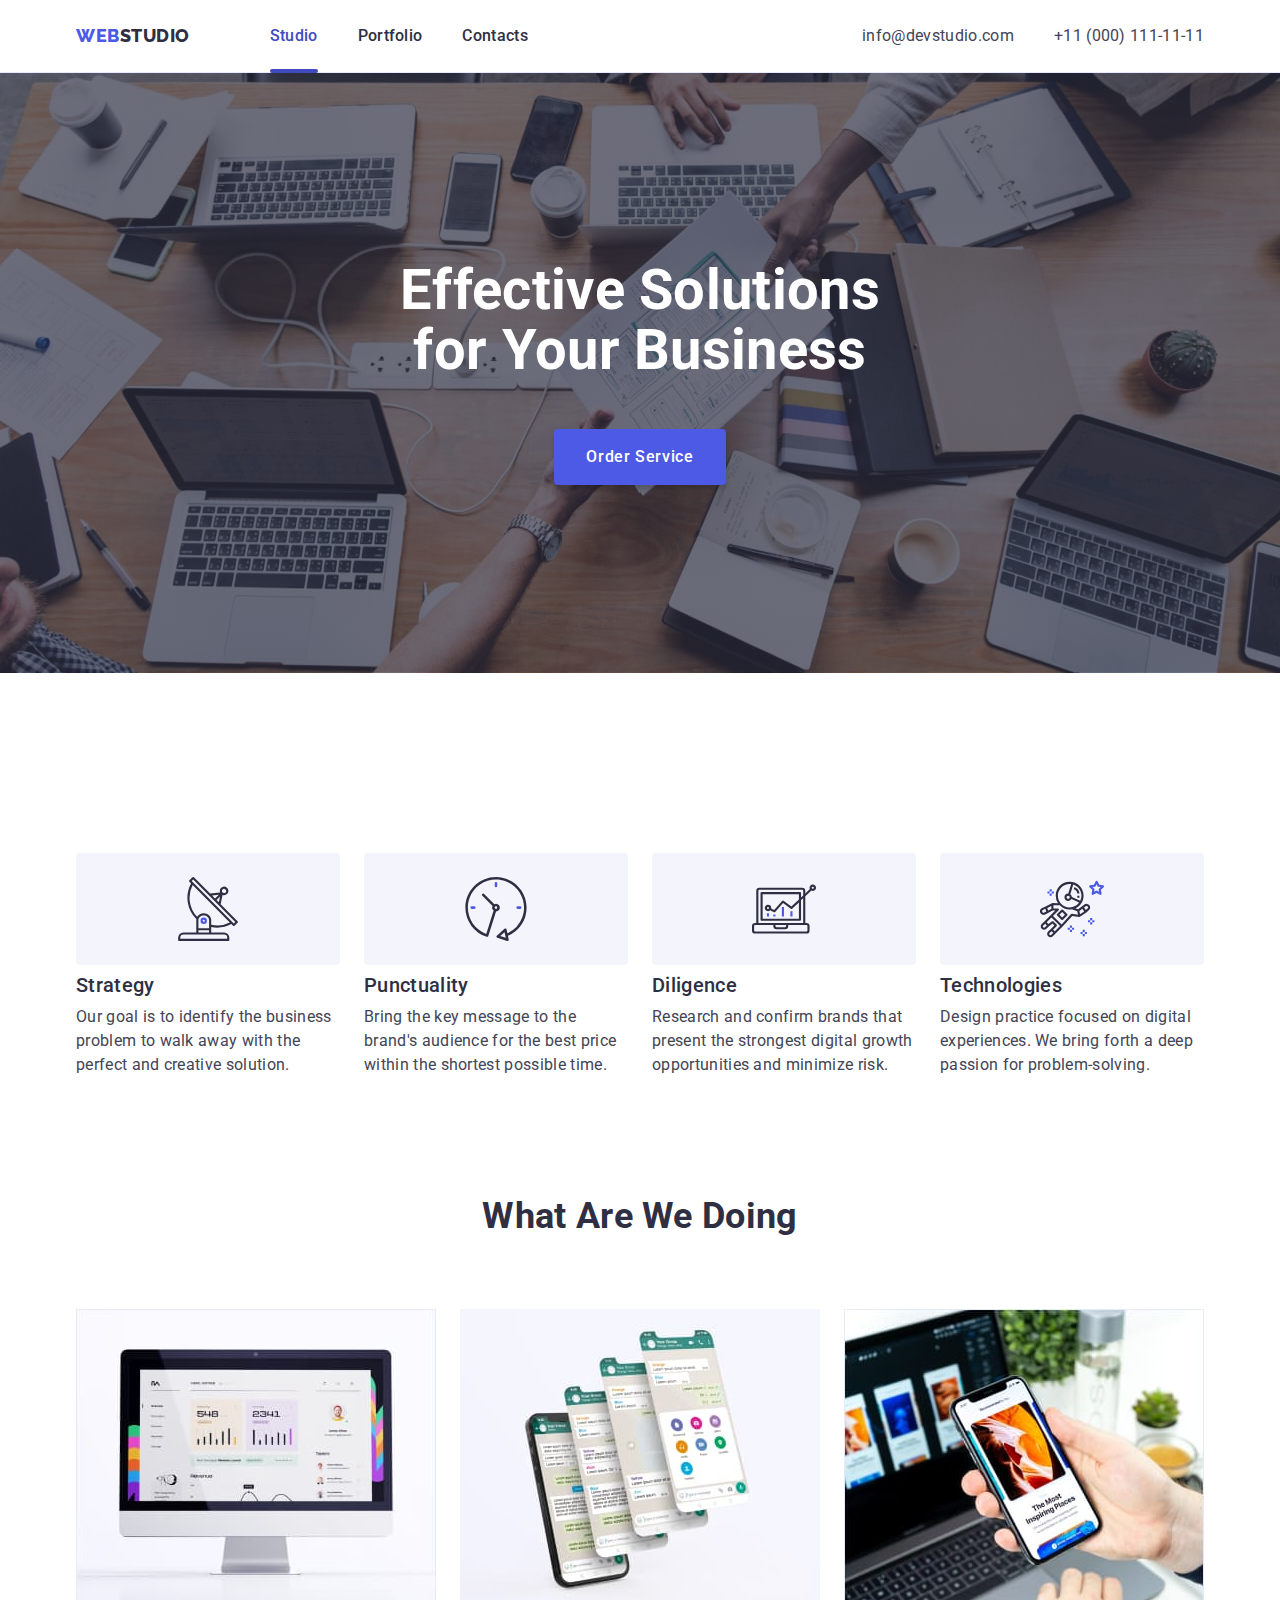
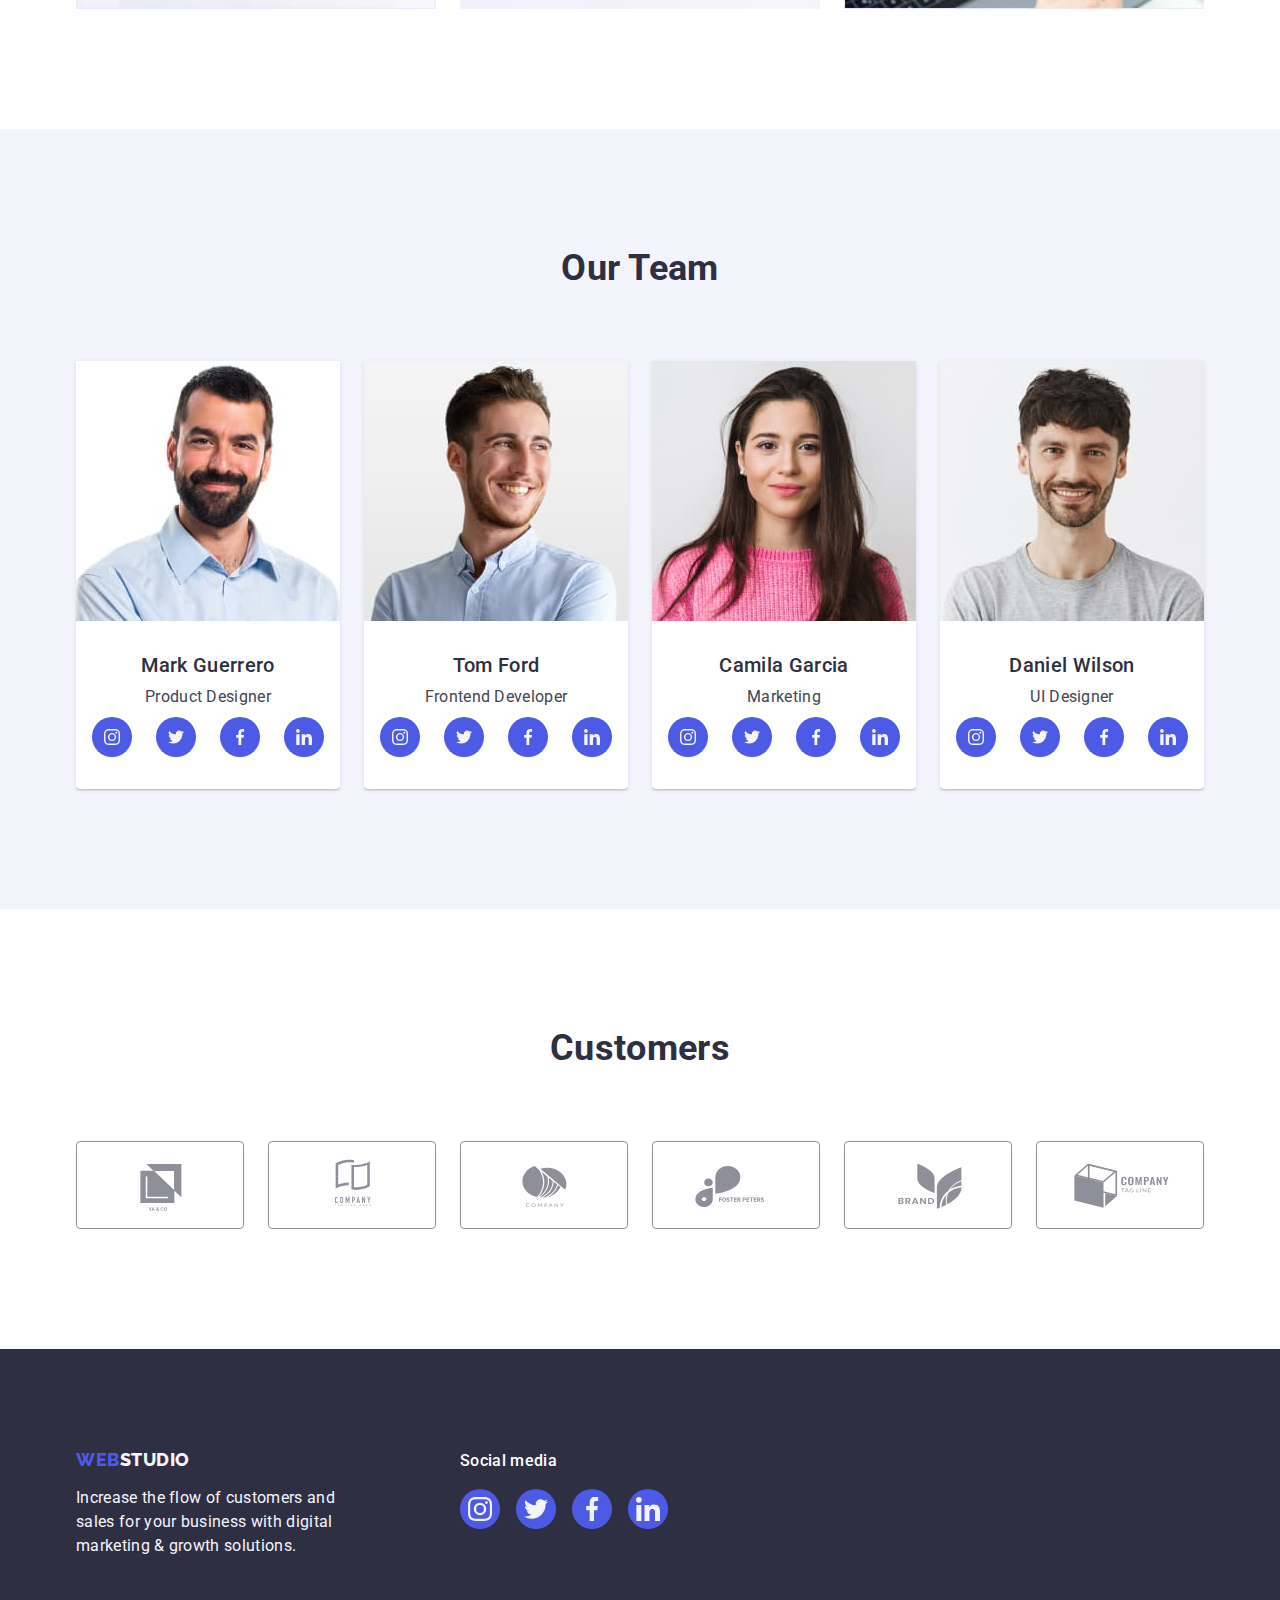
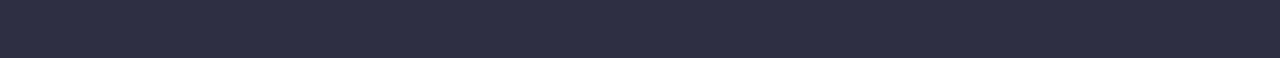
<file: index.html>
<!DOCTYPE html>
<html lang="en">
  <head>
    <meta charset="UTF-8" />
    <meta name="viewport" content="width=device-width, initial-scale=1.0" />
    <meta name="description" content="Web design studio" />
    <title>Web Studio</title>
    <link rel="preconnect" href="https://fonts.googleapis.com" />
    <link rel="preconnect" href="https://fonts.gstatic.com" crossorigin />
    <link
      href="https://fonts.googleapis.com/css2?family=Raleway:wght@800&family=Roboto:wght@400;500;700&display=swap"
      rel="stylesheet"
    />
    <link
      rel="stylesheet"
      href="https://cdn.jsdelivr.net/npm/modern-normalize@2.0.0/modern-normalize.min.css"
    />
    <link rel="stylesheet" href="./css/styles.css" />
  </head>
  <body>
    <!-- HEADER -->
    <header class="page-header">
      <div class="container page-header-container">
        <nav class="header-nav">
          <a class="logotype link" href="./index.html">
            Web<span class="header-logo-color">Studio</span>
          </a>
          <ul class="nav-menu list">
            <li class="nav-menu-item">
              <a class="nav-menu-link link current" href="./index.html"
                >Studio</a
              >
            </li>
            <li class="nav-menu-item">
              <a class="nav-menu-link link" href="./portfolio.html"
                >Portfolio</a
              >
            </li>
            <li class="nav-menu-item">
              <a class="nav-menu-link link" href="">Contacts</a>
            </li>
          </ul>
        </nav>
        <address class="contacts">
          <ul class="contacts-list list">
            <li>
              <a class="contacts-link link" href="mailto:info@devstudio.com"
                >info@devstudio.com</a
              >
            </li>
            <li>
              <a class="contacts-link link" href="tel:+110001111111"
                >+11 (000) 111-11-11</a
              >
            </li>
          </ul>
        </address>
      </div>
    </header>

    <main>
      <!-- HERO -->
      <section class="hero">
        <div class="container hero-container">
          <h1 class="hero-title">Effective Solutions for Your Business</h1>
          <button class="hero-btn" type="button" data-modal-open>
            Order Service
          </button>
        </div>
      </section>
      <!-- BENEFITS -->
      <section class="benefits section">
        <div class="container">
          <h2 class="section-title visually-hidden">Our benefits</h2>
          <ul class="benefits-list list">
            <li class="benefits-list-item">
              <div class="benefits-icon-conteiner">
                <svg
                  class="benefits-icon"
                  width="64"
                  height="64"
                  aria-label="antenna icon"
                >
                  <use href="./images/icons.svg#icon-antenna"></use>
                </svg>
              </div>
              <h3 class="benefits-list-title">Strategy</h3>
              <p class="benefits-text">
                Our goal is to identify the business problem to walk away with
                the perfect and creative solution.
              </p>
            </li>
            <li class="benefits-list-item">
              <div class="benefits-icon-conteiner">
                <svg
                  class="benefits-icon"
                  width="64"
                  height="64"
                  aria-label="antenna icon"
                >
                  <use href="./images/icons.svg#icon-clock"></use>
                </svg>
              </div>
              <h3 class="benefits-list-title">Punctuality</h3>
              <p class="benefits-text">
                Bring the key message to the brand's audience for the best price
                within the shortest possible time.
              </p>
            </li>
            <li class="benefits-list-item">
              <div class="benefits-icon-conteiner">
                <svg
                  class="benefits-icon"
                  width="64"
                  height="64"
                  aria-label="antenna icon"
                >
                  <use href="./images/icons.svg#icon-diagram"></use>
                </svg>
              </div>
              <h3 class="benefits-list-title">Diligence</h3>
              <p class="benefits-text">
                Research and confirm brands that present the strongest digital
                growth opportunities and minimize risk.
              </p>
            </li>
            <li class="benefits-list-item">
              <div class="benefits-icon-conteiner">
                <svg
                  class="benefits-icon"
                  width="64"
                  height="64"
                  aria-label="antenna icon"
                >
                  <use href="./images/icons.svg#icon-astronaut"></use>
                </svg>
              </div>
              <h3 class="benefits-list-title">Technologies</h3>
              <p class="benefits-text">
                Design practice focused on digital experiences. We bring forth a
                deep passion for problem-solving.
              </p>
            </li>
          </ul>
        </div>
      </section>
      <!-- WHAT ARE WE DOING -->
      <section class="what-doing section">
        <div class="container">
          <h2 class="section-title">What are we doing</h2>
          <ul class="what-doing-list list">
            <li class="what-doing-list-item">
              <img
                src="./images/what-do/whatdo1.jpg"
                alt="monitor"
                width="360"
                height="300"
              />
            </li>
            <li class="what-doing-list-item">
              <img
                src="./images/what-do/whatdo2.jpg"
                alt="mobile phone"
                width="360"
                height="300"
              />
            </li>
            <li class="what-doing-list-item">
              <img
                src="./images/what-do/whatdo3.jpg"
                alt="laptop and mobile"
                width="360"
                height="300"
              />
            </li>
          </ul>
        </div>
      </section>
      <!-- OUR TEAM -->
      <section class="our-team section">
        <div class="container">
          <h2 class="section-title">Our Team</h2>
          <ul class="team-list list">
            <li class="team-list-item">
              <img
                src="./images/our-team/mark-guerrero.jpg"
                alt="man Mark Guerrero"
                width="264"
                height="260"
              />
              <div class="member-container">
                <h3 class="team-member-name">Mark Guerrero</h3>
                <p class="team-position">Product Designer</p>
                <ul class="team-social-list list">
                  <li class="team-social-item">
                    <a href="" class="team-social-link link">
                      <svg
                        class="team-social-icon"
                        width="16"
                        height="16"
                        aria-label="instagram logotype"
                      >
                        <use href="./images/icons.svg#icon-instagram"></use>
                      </svg>
                    </a>
                  </li>
                  <li class="team-social-item">
                    <a href="" class="team-social-link link">
                      <svg
                        class="team-social-icon"
                        width="16"
                        height="16"
                        aria-label="instagram logotype"
                      >
                        <use href="./images/icons.svg#icon-twitter"></use>
                      </svg>
                    </a>
                  </li>
                  <li class="team-social-item">
                    <a href="" class="team-social-link link">
                      <svg
                        class="team-social-icon"
                        width="16"
                        height="16"
                        aria-label="instagram logotype"
                      >
                        <use href="./images/icons.svg#icon-facebook"></use>
                      </svg>
                    </a>
                  </li>
                  <li class="team-social-item">
                    <a href="" class="team-social-link link">
                      <svg
                        class="team-social-icon"
                        width="16"
                        height="16"
                        aria-label="instagram logotype"
                      >
                        <use href="./images/icons.svg#icon-linkedin"></use>
                      </svg>
                    </a>
                  </li>
                </ul>
              </div>
            </li>
            <li class="team-list-item">
              <img
                src="./images/our-team/tom-ford.jpg"
                alt="man Tom Ford"
                width="264"
                height="260"
              />
              <div class="member-container">
                <h3 class="team-member-name">Tom Ford</h3>
                <p class="team-position">Frontend Developer</p>
                <ul class="team-social-list list">
                  <li class="team-social-item">
                    <a href="" class="team-social-link link">
                      <svg
                        class="team-social-icon"
                        width="16"
                        height="16"
                        aria-label="instagram logotype"
                      >
                        <use href="./images/icons.svg#icon-instagram"></use>
                      </svg>
                    </a>
                  </li>
                  <li class="team-social-item">
                    <a href="" class="team-social-link link">
                      <svg
                        class="team-social-icon"
                        width="16"
                        height="16"
                        aria-label="instagram logotype"
                      >
                        <use href="./images/icons.svg#icon-twitter"></use>
                      </svg>
                    </a>
                  </li>
                  <li class="team-social-item">
                    <a href="" class="team-social-link link">
                      <svg
                        class="team-social-icon"
                        width="16"
                        height="16"
                        aria-label="instagram logotype"
                      >
                        <use href="./images/icons.svg#icon-facebook"></use>
                      </svg>
                    </a>
                  </li>
                  <li class="team-social-item">
                    <a href="" class="team-social-link link">
                      <svg
                        class="team-social-icon"
                        width="16"
                        height="16"
                        aria-label="instagram logotype"
                      >
                        <use href="./images/icons.svg#icon-linkedin"></use>
                      </svg>
                    </a>
                  </li>
                </ul>
              </div>
            </li>
            <li class="team-list-item">
              <img
                src="./images/our-team/camila-garcia.jpg"
                alt="woman Camila Garcia"
                width="264"
                height="260"
              />
              <div class="member-container">
                <h3 class="team-member-name">Camila Garcia</h3>
                <p class="team-position">Marketing</p>
                <ul class="team-social-list list">
                  <li class="team-social-item">
                    <a href="" class="team-social-link link">
                      <svg
                        class="team-social-icon"
                        width="16"
                        height="16"
                        aria-label="instagram logotype"
                      >
                        <use href="./images/icons.svg#icon-instagram"></use>
                      </svg>
                    </a>
                  </li>
                  <li class="team-social-item">
                    <a href="" class="team-social-link link">
                      <svg
                        class="team-social-icon"
                        width="16"
                        height="16"
                        aria-label="instagram logotype"
                      >
                        <use href="./images/icons.svg#icon-twitter"></use>
                      </svg>
                    </a>
                  </li>
                  <li class="team-social-item">
                    <a href="" class="team-social-link link">
                      <svg
                        class="team-social-icon"
                        width="16"
                        height="16"
                        aria-label="instagram logotype"
                      >
                        <use href="./images/icons.svg#icon-facebook"></use>
                      </svg>
                    </a>
                  </li>
                  <li class="team-social-item">
                    <a href="" class="team-social-link link">
                      <svg
                        class="team-social-icon"
                        width="16"
                        height="16"
                        aria-label="instagram logotype"
                      >
                        <use href="./images/icons.svg#icon-linkedin"></use>
                      </svg>
                    </a>
                  </li>
                </ul>
              </div>
            </li>
            <li class="team-list-item">
              <img
                src="./images/our-team/daniel-wilson.jpg"
                alt="man Daniel Wilson"
                width="264"
                height="260"
              />
              <div class="member-container">
                <h3 class="team-member-name">Daniel Wilson</h3>
                <p class="team-position">UI Designer</p>
                <ul class="team-social-list list">
                  <li class="team-social-item">
                    <a href="" class="team-social-link link">
                      <svg
                        class="team-social-icon"
                        width="16"
                        height="16"
                        aria-label="instagram logotype"
                      >
                        <use href="./images/icons.svg#icon-instagram"></use>
                      </svg>
                    </a>
                  </li>
                  <li class="team-social-item">
                    <a href="" class="team-social-link link">
                      <svg
                        class="team-social-icon"
                        width="16"
                        height="16"
                        aria-label="instagram logotype"
                      >
                        <use href="./images/icons.svg#icon-twitter"></use>
                      </svg>
                    </a>
                  </li>
                  <li class="team-social-item">
                    <a href="" class="team-social-link link">
                      <svg
                        class="team-social-icon"
                        width="16"
                        height="16"
                        aria-label="instagram logotype"
                      >
                        <use href="./images/icons.svg#icon-facebook"></use>
                      </svg>
                    </a>
                  </li>
                  <li class="team-social-item">
                    <a href="" class="team-social-link link">
                      <svg
                        class="team-social-icon"
                        width="16"
                        height="16"
                        aria-label="instagram logotype"
                      >
                        <use href="./images/icons.svg#icon-linkedin"></use>
                      </svg>
                    </a>
                  </li>
                </ul>
              </div>
            </li>
          </ul>
        </div>
      </section>
      <!-- CUSTOMERS -->
      <section class="customers section">
        <div class="container">
          <h2 class="section-title">Customers</h2>
          <ul class="customers-menu list">
            <li class="customers-item">
              <a href="" class="customers-link link">
                <svg
                  class="customers-logo"
                  width="104"
                  height="56"
                  aria-label="ya&co company`s logotype"
                >
                  <use href="./images/icons.svg#icon-ya-and-co"></use>
                </svg>
              </a>
            </li>
            <li class="customers-item">
              <a href="" class="customers-link link">
                <svg
                  class="customers-logo"
                  width="104"
                  height="56"
                  aria-label="ya&co company`s logotype"
                >
                  <use href="./images/icons.svg#icon-tagline-here"></use>
                </svg>
              </a>
            </li>
            <li class="customers-item">
              <a href="" class="customers-link link">
                <svg
                  class="customers-logo"
                  width="104"
                  height="56"
                  aria-label="ya&co company`s logotype"
                >
                  <use href="./images/icons.svg#icon-company"></use>
                </svg>
              </a>
            </li>
            <li class="customers-item">
              <a href="" class="customers-link link">
                <svg
                  class="customers-logo"
                  width="104"
                  height="56"
                  aria-label="ya&co company`s logotype"
                >
                  <use href="./images/icons.svg#icon-foster-peters"></use>
                </svg>
              </a>
            </li>
            <li class="customers-item">
              <a href="" class="customers-link link">
                <svg
                  class="customers-logo"
                  width="104"
                  height="56"
                  aria-label="ya&co company`s logotype"
                >
                  <use href="./images/icons.svg#icon-brand"></use>
                </svg>
              </a>
            </li>
            <li class="customers-item">
              <a href="" class="customers-link link">
                <svg
                  class="customers-logo"
                  width="104"
                  height="56"
                  aria-label="ya&co company`s logotype"
                >
                  <use href="./images/icons.svg#icon-tag-line"></use>
                </svg>
              </a>
            </li>
          </ul>
        </div>
      </section>
    </main>
    <!-- FOOTER -->
    <footer class="page-footer">
      <div class="footer-container container">
        <div class="footer-info-conteiner">
          <a class="logotype link footer-logo" href="./index.html">
            Web<span class="footer-logo-color">Studio</span>
          </a>
          <p class="footer-text">
            Increase the flow of customers and sales for your business with
            digital marketing & growth solutions.
          </p>
        </div>
        <div class="footer-social-media-conteiner">
          <p class="footer-social-title">Social media</p>
          <ul class="footer-social-list list">
            <li class="footer-social-item">
              <a href="" class="footer-social-link">
                <svg
                  class="footer-social-icon"
                  width="24"
                  height="24"
                  aria-label="instagram logotype"
                >
                  <use href="./images/icons.svg#icon-instagram"></use>
                </svg>
              </a>
            </li>
            <li class="footer-social-item">
              <a href="" class="footer-social-link">
                <svg
                  class="footer-social-icon"
                  width="24"
                  height="24"
                  aria-label="instagram logotype"
                >
                  <use href="./images/icons.svg#icon-twitter"></use>
                </svg>
              </a>
            </li>
            <li class="footer-social-item">
              <a href="" class="footer-social-link">
                <svg
                  class="footer-social-icon"
                  width="24"
                  height="24"
                  aria-label="instagram logotype"
                >
                  <use href="./images/icons.svg#icon-facebook"></use>
                </svg>
              </a>
            </li>
            <li class="footer-social-item">
              <a href="" class="footer-social-link">
                <svg
                  class="footer-social-icon"
                  width="24"
                  height="24"
                  aria-label="instagram logotype"
                >
                  <use href="./images/icons.svg#icon-linkedin"></use>
                </svg>
              </a>
            </li>
          </ul>
        </div>
      </div>
    </footer>

    <!-- BACKDROP WITH MODAL WINDOW -->
    <div class="backdrop is-hidden" data-modal>
      <div class="modal">
        <button type="button" class="close-btn" data-modal-close>
          <svg
            class="close-btn-icon"
            width="8"
            height="8"
            aria-label="Modal window close icon"
          >
            <use href="./images/icons.svg#icon-clouse"></use>
          </svg>
        </button>
      </div>
    </div>

    <script src="./js/modal.js"></script>
  </body>
</html>
</file>
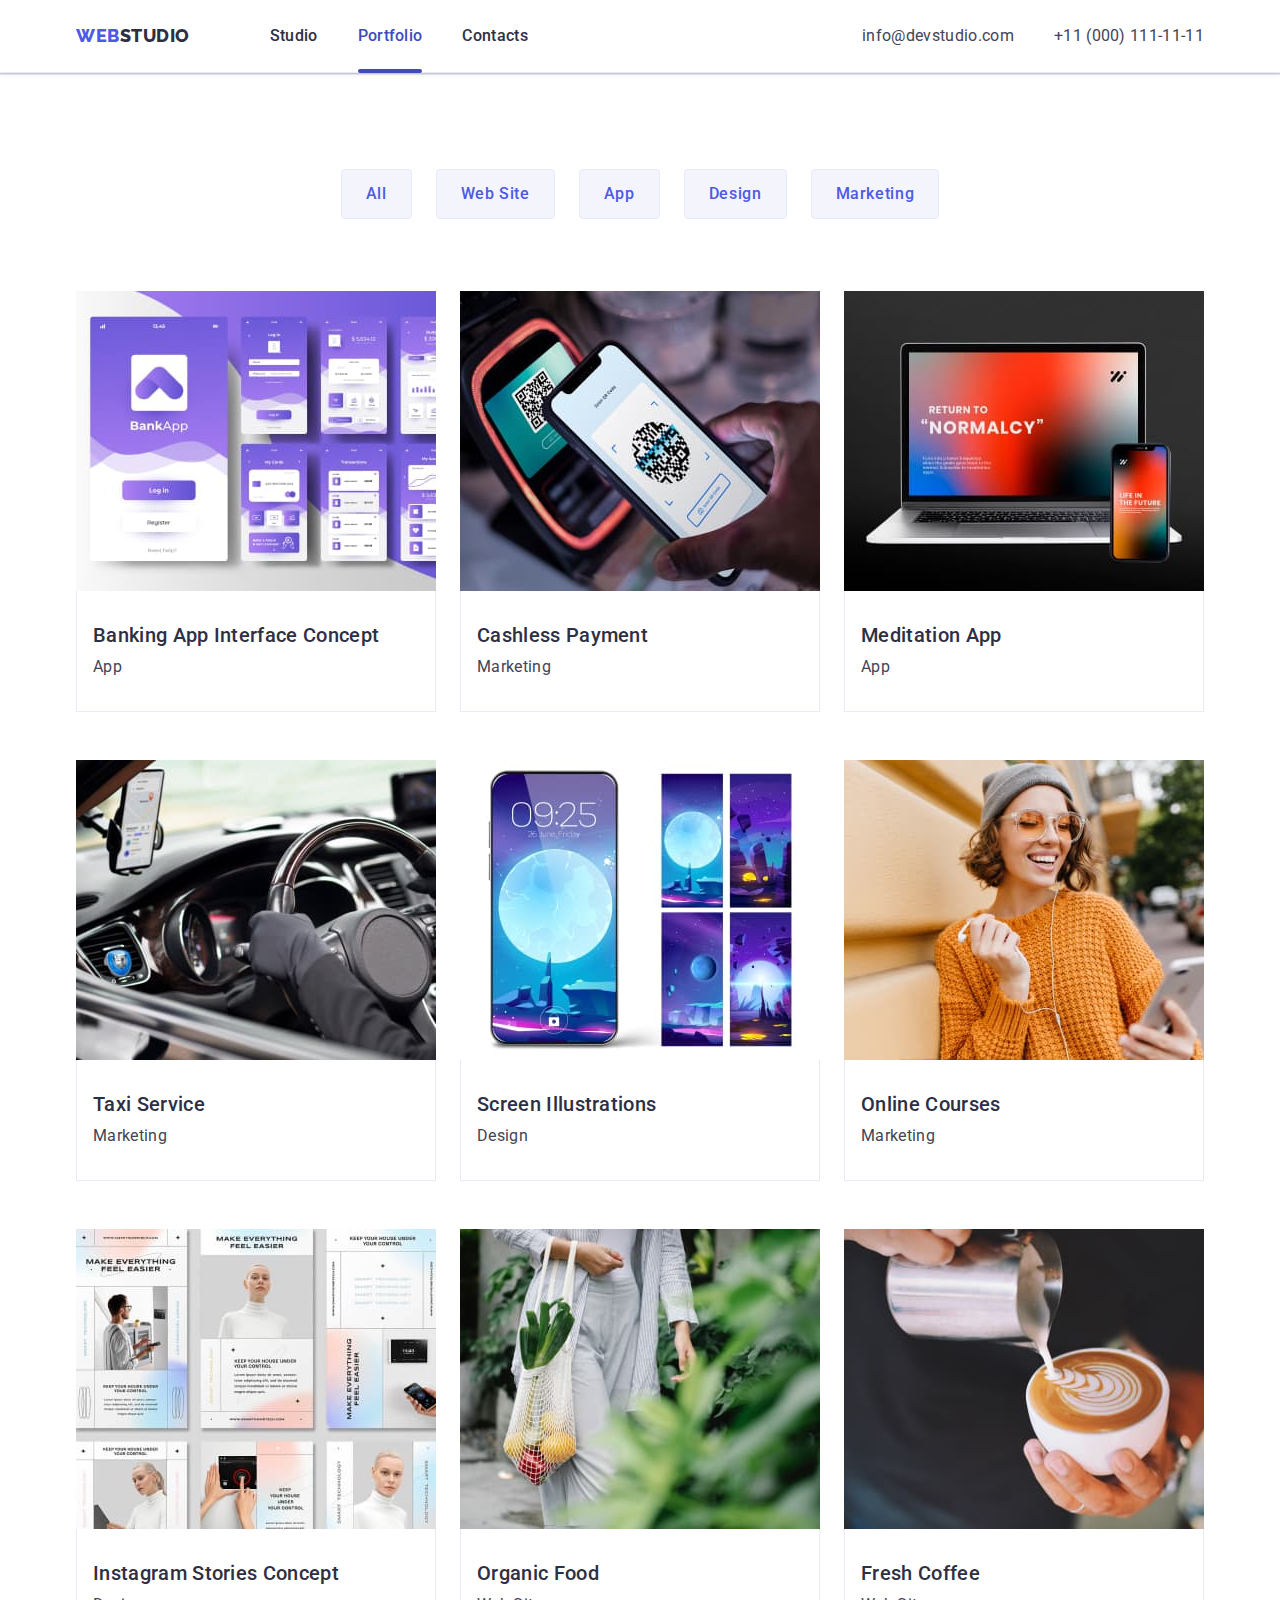
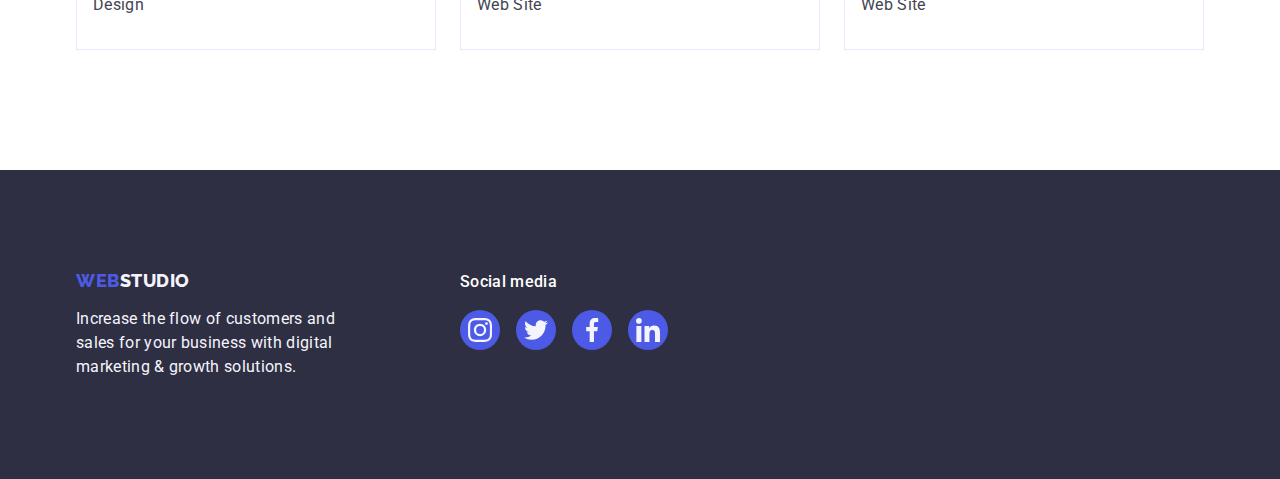
<file: portfolio.html>
<!DOCTYPE html>
<html lang="en">
  <head>
    <meta charset="UTF-8" />
    <meta name="viewport" content="width=device-width, initial-scale=1.0" />
    <meta name="description" content="Web design studio" />
    <title>Portfolio</title>
    <link rel="preconnect" href="https://fonts.googleapis.com" />
    <link rel="preconnect" href="https://fonts.gstatic.com" crossorigin />
    <link
      href="https://fonts.googleapis.com/css2?family=Raleway:wght@800&family=Roboto:wght@400;500;700&display=swap"
      rel="stylesheet"
    />
    <link
      rel="stylesheet"
      href="https://cdn.jsdelivr.net/npm/modern-normalize@2.0.0/modern-normalize.min.css"
    />
    <link rel="stylesheet" href="./css/styles.css" />
  </head>
  <body>
    <!-- HEADER -->
    <header class="page-header">
      <div class="container page-header-container">
        <nav class="header-nav">
          <a class="logotype link" href="./index.html">
            Web<span class="header-logo-color">Studio</span>
          </a>
          <ul class="nav-menu list">
            <li class="nav-menu-item">
              <a class="nav-menu-link link" href="./index.html">Studio</a>
            </li>
            <li class="nav-menu-item">
              <a class="nav-menu-link link current" href="./portfolio.html"
                >Portfolio</a
              >
            </li>
            <li class="nav-menu-item">
              <a class="nav-menu-link link" href="">Contacts</a>
            </li>
          </ul>
        </nav>
        <address class="contacts">
          <ul class="contacts-list list">
            <li>
              <a class="contacts-link link" href="mailto:info@devstudio.com"
                >info@devstudio.com</a
              >
            </li>
            <li>
              <a class="contacts-link link" href="tel:+110001111111"
                >+11 (000) 111-11-11</a
              >
            </li>
          </ul>
        </address>
      </div>
    </header>

    <main>
      <section class="portfolio-cards">
        <div class="container">
          <h1 class="section-title visually-hidden">Portfolio Cards</h1>
          <!-- FILTERS -->
          <ul class="filters-list list">
            <li>
              <button class="filters-btn button" type="button">All</button>
            </li>
            <li>
              <button class="filters-btn button" type="button">Web Site</button>
            </li>
            <li>
              <button class="filters-btn button" type="button">App</button>
            </li>
            <li>
              <button class="filters-btn button" type="button">Design</button>
            </li>
            <li>
              <button class="filters-btn button" type="button">
                Marketing
              </button>
            </li>
          </ul>

          <!--PROJECT CARDS  -->
          <ul class="project-cards-list list">
            <li class="project-cards-list-item">
              <a class="project-cards-link link" href="">
                <div class="project-cards-img-wrapper">
                  <img
                    src="./images/portfolio-cards/row1-img1.jpg"
                    alt="Banking App Interface Concept"
                    width="360"
                    height="300"
                  />
                  <p class="project-cards-overlay">
                    14 Stylish and User-Friendly App Design Concepts · Task
                    Manager App · Calorie Tracker App · Exotic Fruit Ecommerce
                    App · Cloud Storage App
                  </p>
                </div>
                <div class="project-cards-conteiner">
                  <h2 class="project-cards-title">
                    Banking App Interface Concept
                  </h2>
                  <p class="project-cards-text">App</p>
                </div>
              </a>
            </li>
            <li class="project-cards-list-item">
              <a class="project-cards-link link" href="">
                <div class="project-cards-img-wrapper">
                  <img
                    src="./images/portfolio-cards/row1-img2.jpg"
                    alt="Cashless Payment"
                    width="360"
                    height="300"
                  />
                  <p class="project-cards-overlay">
                    14 Stylish and User-Friendly App Design Concepts · Task
                    Manager App · Calorie Tracker App · Exotic Fruit Ecommerce
                    App · Cloud Storage App
                  </p>
                </div>
                <div class="project-cards-conteiner">
                  <h2 class="project-cards-title">Cashless Payment</h2>
                  <p class="project-cards-text">Marketing</p>
                </div>
              </a>
            </li>
            <li class="project-cards-list-item">
              <a class="project-cards-link link" href="">
                <div class="project-cards-img-wrapper">
                  <img
                    src="./images/portfolio-cards/row1-img3.jpg"
                    alt="Meditation App"
                    width="360"
                    height="300"
                  />
                  <p class="project-cards-overlay">
                    14 Stylish and User-Friendly App Design Concepts · Task
                    Manager App · Calorie Tracker App · Exotic Fruit Ecommerce
                    App · Cloud Storage App
                  </p>
                </div>
                <div class="project-cards-conteiner">
                  <h2 class="project-cards-title">Meditation App</h2>
                  <p class="project-cards-text">App</p>
                </div>
              </a>
            </li>
            <li class="project-cards-list-item">
              <a class="project-cards-link link" href="">
                <div class="project-cards-img-wrapper">
                  <img
                    src="./images/portfolio-cards/row2-img1.jpg"
                    alt="Taxi Service"
                    width="360"
                    height="300"
                  />
                  <p class="project-cards-overlay">
                    14 Stylish and User-Friendly App Design Concepts · Task
                    Manager App · Calorie Tracker App · Exotic Fruit Ecommerce
                    App · Cloud Storage App
                  </p>
                </div>
                <div class="project-cards-conteiner">
                  <h2 class="project-cards-title">Taxi Service</h2>
                  <p class="project-cards-text">Marketing</p>
                </div>
              </a>
            </li>
            <li class="project-cards-list-item">
              <a class="project-cards-link link" href="">
                <div class="project-cards-img-wrapper">
                  <img
                    src="./images/portfolio-cards/row2-img2.jpg"
                    alt="Screen Illustrations"
                    width="360"
                    height="300"
                  />
                  <p class="project-cards-overlay">
                    14 Stylish and User-Friendly App Design Concepts · Task
                    Manager App · Calorie Tracker App · Exotic Fruit Ecommerce
                    App · Cloud Storage App
                  </p>
                </div>
                <div class="project-cards-conteiner">
                  <h2 class="project-cards-title">Screen Illustrations</h2>
                  <p class="project-cards-text">Design</p>
                </div>
              </a>
            </li>
            <li class="project-cards-list-item">
              <a class="project-cards-link link" href="">
                <div class="project-cards-img-wrapper">
                  <img
                    src="./images/portfolio-cards/row2-img3.jpg"
                    alt="Online Courses"
                    width="360"
                    height="300"
                  />
                  <p class="project-cards-overlay">
                    14 Stylish and User-Friendly App Design Concepts · Task
                    Manager App · Calorie Tracker App · Exotic Fruit Ecommerce
                    App · Cloud Storage App
                  </p>
                </div>
                <div class="project-cards-conteiner">
                  <h2 class="project-cards-title">Online Courses</h2>
                  <p class="project-cards-text">Marketing</p>
                </div>
              </a>
            </li>
            <li class="project-cards-list-item">
              <a class="project-cards-link link" href="">
                <div class="project-cards-img-wrapper">
                  <img
                    src="./images/portfolio-cards/row3-img1.jpg"
                    alt="Instagram Stories Concept"
                    width="360"
                    height="300"
                  />
                  <p class="project-cards-overlay">
                    14 Stylish and User-Friendly App Design Concepts · Task
                    Manager App · Calorie Tracker App · Exotic Fruit Ecommerce
                    App · Cloud Storage App
                  </p>
                </div>
                <div class="project-cards-conteiner">
                  <h2 class="project-cards-title">Instagram Stories Concept</h2>
                  <p class="project-cards-text">Design</p>
                </div>
              </a>
            </li>
            <li class="project-cards-list-item">
              <a class="project-cards-link link" href="">
                <div class="project-cards-img-wrapper">
                  <img
                    src="./images/portfolio-cards/row3-img2.jpg"
                    alt="Organic Food"
                    width="360"
                    height="300"
                  />
                  <p class="project-cards-overlay">
                    14 Stylish and User-Friendly App Design Concepts · Task
                    Manager App · Calorie Tracker App · Exotic Fruit Ecommerce
                    App · Cloud Storage App
                  </p>
                </div>
                <div class="project-cards-conteiner">
                  <h2 class="project-cards-title">Organic Food</h2>
                  <p class="project-cards-text">Web Site</p>
                </div>
              </a>
            </li>
            <li class="project-cards-list-item">
              <a class="project-cards-link link" href="">
                <div class="project-cards-img-wrapper">
                  <img
                    src="./images/portfolio-cards/row3-img3.jpg"
                    alt="Fresh Coffee"
                    width="360"
                    height="300"
                  />
                  <p class="project-cards-overlay">
                    14 Stylish and User-Friendly App Design Concepts · Task
                    Manager App · Calorie Tracker App · Exotic Fruit Ecommerce
                    App · Cloud Storage App
                  </p>
                </div>
                <div class="project-cards-conteiner">
                  <h2 class="project-cards-title">Fresh Coffee</h2>
                  <p class="project-cards-text">Web Site</p>
                </div>
              </a>
            </li>
          </ul>
        </div>
      </section>
    </main>
    <!-- FOOTER -->
    <footer class="page-footer">
      <div class="footer-container container">
        <div class="footer-info-conteiner">
          <a class="logotype link footer-logo" href="./index.html">
            Web<span class="footer-logo-color">Studio</span>
          </a>
          <p class="footer-text">
            Increase the flow of customers and sales for your business with
            digital marketing & growth solutions.
          </p>
        </div>
        <div class="footer-social-media-conteiner">
          <p class="footer-social-title">Social media</p>
          <ul class="footer-social-list list">
            <li class="footer-social-item">
              <a href="" class="footer-social-link">
                <svg
                  class="footer-social-icon"
                  width="24"
                  height="24"
                  aria-label="instagram logotype"
                >
                  <use href="./images/icons.svg#icon-instagram"></use>
                </svg>
              </a>
            </li>
            <li class="footer-social-item">
              <a href="" class="footer-social-link">
                <svg
                  class="footer-social-icon"
                  width="24"
                  height="24"
                  aria-label="instagram logotype"
                >
                  <use href="./images/icons.svg#icon-twitter"></use>
                </svg>
              </a>
            </li>
            <li class="footer-social-item">
              <a href="" class="footer-social-link">
                <svg
                  class="footer-social-icon"
                  width="24"
                  height="24"
                  aria-label="instagram logotype"
                >
                  <use href="./images/icons.svg#icon-facebook"></use>
                </svg>
              </a>
            </li>
            <li class="footer-social-item">
              <a href="" class="footer-social-link">
                <svg
                  class="footer-social-icon"
                  width="24"
                  height="24"
                  aria-label="instagram logotype"
                >
                  <use href="./images/icons.svg#icon-linkedin"></use>
                </svg>
              </a>
            </li>
          </ul>
        </div>
      </div>
    </footer>
  </body>
</html>
</file>
<file: css/styles.css>
/* ============= VARIABLES ============= */
:root {
    --iris-color: #4D5AE5;
    --navy-blue-color: #2E2F42;
    --slate-color: #434455;
    --white-color: #FFFFFF;
    --cornflower-color: #E7E9FC;
    --cloude-color: #F4F4FD;
    --ocean-color: #404BBF;
    --grey-color: rgba(46, 47, 66, 0.70);
    --dairy-color: #FCFCFC;
    --green-color: #31D0AA;
    --navyblue-modal: rgba(46, 47, 66, 0.40);
    --light-slate: #8E8F99;
    --primary-font: 'Roboto',
        sans-serif;
    --secondary-font: 'Raleway',
        sans-serif;
    --main-font-size: 16px;
    --hero-font-size: 56px;
    --h2-font-size: 36px;
    --h3-font-size: 20px;
    --btn-font-size: 24px; 
    --logo-font-size: 18px;
    --medium-font-weight: 500;
    --logo-font-weight: 800;
    --transition-dur-and-func: 250ms cubic-bezier(0.4, 0, 0.2, 1);
}
/* ============= /VARIABLES ============= */

/* ============= COMMON STYLES ============= */
h1,
h2,
h3,
h4,
h5,
h6,
p {
    margin-top: 0;
    margin-bottom: 0;
}

ul,
ol {
    padding-left: 0;
    margin-top: 0;
    margin-bottom: 0;
}

img {
    display: block;
}

.list {
    list-style-type: none;
}

.link {
    text-decoration: none;
    color: currentColor;
}

button {
    cursor: pointer;
    font-family: var(--primary-font);
    font-size: var(--main-font-size);
    font-weight: var(--medium-font-weight);
    line-height: 1.5;
    letter-spacing: 0.04em;
}

body {
    font-family: var(--primary-font);
    font-size: var(--main-font-size);
    color: var(--slate-color); 
    background: var(--white-color);
    line-height: 1.5;
    letter-spacing: 0.02em;
}

.container {
    max-width: 1158px;
    margin-left: auto;
    margin-right: auto;
    padding-left: 15px;
    padding-right: 15px;
}

.section-title {
    text-align: center;
    color: var(--navy-blue-color);
    font-size: var(--h2-font-size);
    line-height: 1.11;
    text-transform: capitalize;
    margin-bottom: 72px;
}

.visually-hidden {
    position: absolute;
    width: 1px;
    height: 1px;
    margin: -1px;
    border: 0;
    padding: 0;
    white-space: nowrap;
    clip-path: inset(100%);
    clip: rect(0 0 0 0);
    overflow: hidden;
}
/* ============= /COMMON STYLES ============= */

/* ============= PAGE HEADER ============= */
.page-header {
    border-bottom: 1px solid var(--cornflower-color);
    box-shadow: 0px 1px 6px 0px rgba(46, 47, 66, 0.08), 0px 1px 1px 0px rgba(46, 47, 66, 0.16), 0px 2px 1px 0px rgba(46, 47, 66, 0.08);
}

.page-header-container {
    display: flex;
    justify-content: space-between;
    align-items: center;
}

.header-nav {
    display: flex;
    align-items: center;
    width: 100%;
    max-width: 452px;
    justify-content: space-between;
}

.header-nav a {
    display: flex;
    height: 72px;
    align-items: center;
}

.logotype {
    color: var(--iris-color);
    font-family: var(--secondary-font);
    font-size: var(--logo-font-size);
    font-weight: var(--logo-font-weight);
    line-height: 1.17;
    letter-spacing: 0.03em;
    text-transform: uppercase;
    margin-right: 76px;
}

.header-logo-color{
    color: var(--navy-blue-color);
}

.nav-menu {
    display: flex;
    gap: 40px;
    align-items: center;
    justify-content: center;
    /* padding-top: 24px;
    padding-bottom: 24px; */
}

.nav-menu-link {
    color: var(--navy-blue-color);
    font-weight: var(--medium-font-weight);
    transition: color var(--transition-dur-and-func);
}

.current {
    position: relative;
    color: var(--ocean-color);
}

.current::after {
    position: absolute;
    display: block;
    /* letter-spacing: 0; */
    content: '';
    width: 100%;
    height: 4px;
    background-color: var(--ocean-color);
    border-radius: 2px;
    /* margin-top: 20px; */
    bottom: -1px;
}

.contacts {
    font-style: normal;
}

.contacts-list {
    display: flex;
    gap: 40px;
    align-items: center;
    justify-content: center;
 }

 .contacts-link {
    transition: color var(--transition-dur-and-func);
}

.nav-menu-link:hover,
.nav-menu-link:focus,
.contacts-link:hover,
.contacts-link:focus {
    color: var(--ocean-color);
}
/* ============= /PAGE HEADER ============= */

/* ============= PAGE HERO ============= */
.hero {
    max-width: 1440px;
    background-color: var(--navy-blue-color);
    background-image: linear-gradient(var(--grey-color),var(--grey-color)), url("../images/hero.jpg");
    background-size: cover;
    background-repeat: no-repeat;
    background-position: center;
    padding-top: 188px;
    padding-bottom: 188px;
    margin-bottom: 60px;
}

.hero-container {
    display: flex;
    flex-direction: column;
    row-gap: 48px;
    align-items: center;
    margin: 0 auto;
}

.hero-title {
    max-width: 496px;
    text-align: center;
    color: var(--white-color);
    font-size: var(--hero-font-size);
    line-height: 1.07;    
}

.hero-btn {
    display: block;
    padding: 16px 32px;
    min-width: 169px;
    height: 56px;
    background: var(--iris-color);
    color: var(--white-color);
    border: none;
    border-radius: 4px;
    box-shadow: 0px 4px 4px 0px rgba(0, 0, 0, 0.15);
    transition: background-color var(--transition-dur-and-func);
}

.hero-btn:hover,
.hero-btn:focus {
    background: var(--ocean-color);
}
/* ============= /PAGE HERO ============= */

/* ============= PAGE BENEFITS ============= */
.benefits {
    padding-top: 120px;
    padding-bottom: 120px;
}

.benefits-icon-conteiner {
    display: flex;
    justify-content: center;
    align-items: center;
    background-color: var(--cloude-color);
    border-radius: 4px;
    width: 264px;
    height: 112px;
    margin-bottom: 8px;
}

.benefits-list {
    display: flex;
    gap: 24px;
}

.benefits-list-item{
    flex-basis: calc((100% - 72px) / 4);
}

.benefits-list-title {
    color: var(--navy-blue-color);
    font-size: var(--h3-font-size);
    font-weight: var(--medium-font-weight);
    line-height: 1.2;
    margin-bottom: 8px;
 }
/* ============= /PAGE BENEFITS ============= */

/* ============= PAGE WHAT DOING ============= */
.what-doing {
    padding-bottom: 120px;
}

.what-doing-list {
    display: flex;
    gap: 24px;   
}

.what-doing-list-item {
    flex-basis: calc((100% - 2 * 24) / 3);
}
/* ============= /PAGE WHAT DOING ============= */

/* ============= PAGE OUR TEAM ============= */
.our-team {
    background-color: var(--cloude-color);
    padding: 120px 0;
}

.team-list {
    display: flex;
    gap: 24px;
}

.team-list-item {
    background-color: var(--white-color);
    flex-basis: calc((100% - 3* 24) / 4);
    border-radius: 0px 0px 4px 4px;
    box-shadow: 0px 2px 1px 0px rgba(46, 47, 66, 0.08), 0px 1px 1px 0px rgba(46, 47, 66, 0.16), 0px 1px 6px 0px rgba(46, 47, 66, 0.08);
}

.member-container {
    display: flex;
    flex-direction: column;
    padding: 32px 0;
}

.team-main-title {
    text-align: center;
    color: var(--navy-blue-color);
    font-size: var(--h2-font-size);
    line-height: 1.11;
    text-transform: capitalize;
}

.team-member-name {
    color: var(--navy-blue-color);
    font-size: var(--h3-font-size);
    font-weight: var(--medium-font-weight);
    line-height: 1.2;
    margin-bottom: 8px;
    text-align: center;
}

.team-position {
    text-align: center;
}

.team-social-list {
    display: flex;
    justify-content: center;
    gap: 24px;
    padding: 8px 16px 0px;
}

.team-social-item {
    width: 40px;
    height: 40px;
}

.team-social-link {
    display: flex;
    align-items: center;
    justify-content: center;
    width: 100%;
    height: 100%;
    border-radius: 50%;
    background-color: var(--iris-color);
    transition: background-color var(--transition-dur-and-func);
}

.team-social-link:hover,
.team-social-link:focus {
    background-color: var(--ocean-color);
}

.team-social-icon {
    fill: var(--cloude-color);
}

/* ============= /PAGE OUR TEAM ============= */

/* ============= PAGE CUSTOMERS ============= */
.customers {
    padding: 120px 0;
}

.customers-menu {
    display: flex;
    gap: 24px;
}

.customers-item {
    width: 168px;
    height: 88px;

}

.customers-link {
    display: flex;
    justify-content: center;
    align-items: center;
    width: 100%;
    height: 100%;
    border-radius: 4px;
    border: 1px solid var(--light-slate);
    color: var(--light-slate);
    transition: border-color var(--transition-dur-and-func), color var(--transition-dur-and-func);
}

.customers-link:hover,
.customers-link:focus {
    border-color: var(--ocean-color);
    color: var(--ocean-color);
}

.customers-logo {
    fill: currentColor;
    transition: fill var(--transition-dur-and-func);
}

.customers-logo:hover,
.customers-logo:focus {
    fill: var(--ocean-color);
}

/* ============= PAGE CUSTOMERS ============= */

/* ============= PAGE FOOTER ============= */
.page-footer {
    background: var(--navy-blue-color);
    color: var(--cloude-color);
    padding-top: 100px;
    padding-bottom: 100px;
}

.footer-info-conteiner {
    margin-right: 120px;
}

.footer-logo {
    display: inline-block;
    margin-bottom: 16px;
}

.footer-logo-color {
    color: var(--cloude-color);
}

.footer-text{
    width: 264px;
}

.footer-social-media-conteiner {
    display: block;
}

.footer-container {
    display: flex;
    align-items: baseline;
}

.footer-social-title {
    font-size: 16px;
    font-weight: 500;
    line-height: 1.5;
    letter-spacing: 0.02em;
    color: var(--white-color);
    margin-bottom: 16px;
}

.footer-social-list {
    display: flex;
    gap: 16px;
}

.footer-social-item {
    width: 40px;
    height: 40px;
}

.footer-social-link {
    display: flex;
    align-items: center;
    justify-content: center;
    width: 100%;
    height: 100%;
    border-radius: 50%;
    background-color: var(--iris-color);
    transition: background-color var(--transition-dur-and-func);
}

.footer-social-link:hover,
.footer-social-link:focus {
    background-color: var(--green-color);
}

.footer-social-icon {
    fill: var(--cloude-color);
}
/* ============= /PAGE FOOTER ============= */

/* ============= PAGE BACKDROP ============= */
.backdrop {
    position: fixed;
    top: 0;
    left: 0;
    z-index: 999999;
    width: 100%;
    height: 100%;
    background-color: var(--navyblue-modal);
    transition: opacity var(--transition-dur-and-func), visibility var(--transition-dur-and-func);
}
/* ============= /PAGE BACKDROP ============= */

/* ============= PAGE MODAL ============= */
.modal {
    position: absolute;
    top: 50%;
    left: 50%;
    transform: translate(-50%, -50%) scale(1);
    width: 408px;
    min-height: 584px;
    border-radius: 4px;
    background: var(--dairy-color);
    box-shadow: 0px 2px 1px 0px rgba(0, 0, 0, 0.20), 0px 1px 3px 0px rgba(0, 0, 0, 0.12), 0px 1px 1px 0px rgba(0, 0, 0, 0.14);
    transition: transform var(--transition-dur-and-func);
}

.close-btn {
    display: flex;
    align-items: center;
    justify-content: center;
    position: absolute;
    top: 24px;
    right: 24px; 
    background-color: var(--cornflower-color); 
    width: 24px;
    height: 24px;
    padding: 0;
    border: 1px solid rgba(0, 0, 0, 0.10);
    border-radius: 50%;
    transition: background-color var(--transition-dur-and-func), border var(--transition-dur-and-func);
}

.close-btn:hover,
.close-btn:focus {
    background-color: var(--ocean-color);
    border: none;
}

.close-btn-icon {
    fill: var(--navy-blue-color);
    transition: fill var(--transition-dur-and-func);
}

.close-btn:hover .close-btn-icon,
.close-btn:focus .close-btn-icon {
    fill: var(--white-color);
}

.is-hidden {
    opacity: 0;
    visibility: hidden;
    pointer-events: none;
}
/* ============= /PAGE MODAL ============= */

/* ============= PORTFOLIO FILTERS ============= */
.portfolio-cards {
    padding-top: 96px;
    padding-bottom: 120px;
}

.filters-list {
    display: flex;
    gap: 24px;
    justify-content: center;
    margin-bottom: 72px;
}

.filters-btn {
    background: var(--cloude-color);
    color: var(--iris-color);
    padding: 12px 24px;
    border-radius: 4px;
    border: 1px solid var(--cornflower-color);
    /* box-shadow: 0px 3px 1px rgba(0, 0, 0, 0.1),
        0px 2px 1px rgba(0, 0, 0, 0.08),
        0px 2px 2px rgba(0, 0, 0, 0.12); */
    transition: color var(--transition-dur-and-func),
                background-color var(--transition-dur-and-func),
                border-color var(--transition-dur-and-func),
                box-shadow var(--transition-dur-and-func);
}

.filters-btn:hover,
.filters-btn:focus {
    color: var(--white-color);
    background-color: var(--ocean-color);
    border-color: var(--cloude-color);
    box-shadow: 0px 3px 1px rgba(0, 0, 0, 0.1),
            0px 2px 1px rgba(0, 0, 0, 0.08),
            0px 2px 2px rgba(0, 0, 0, 0.12);
}

/* ============= /PORTFOLIO FILTERS ============= */

/* ============= PORTFOLIO PROJECT CARDS ============= */
.project-cards-list {
    display: flex;
    flex-wrap: wrap;
    flex-basis: calc((100% - 2 * 24px) / 3);
    gap: 48px 24px; 
}

.project-cards-link {
    display: block;
    transition: box-shadow var(--transition-dur-and-func);
}

.project-cards-link:hover,
.project-cards-link:focus {
    box-shadow: 0px 1px 6px rgba(46, 47, 66, 0.08),
        0px 1px 1px rgba(46, 47, 66, 0.16),
        0px 2px 1px rgba(46, 47, 66, 0.08);
}

.project-cards-conteiner {
    padding: 32px 16px;
    border: 1px solid var(--cornflower-color);
    border-top: none;
}

.project-cards-title{
    color: var(--navy-blue-color);
    font-size: var(--h3-font-size);
    font-weight: var(--medium-font-weight);
    line-height: 1.2;
    margin-bottom: 8px;
}

.project-cards-img-wrapper {
    position: relative;
    overflow: hidden;
}

.project-cards-link:hover .project-cards-overlay,
.project-cards-link:focus .project-cards-overlay {
    transform: translateY(0%);
}

.project-cards-list-item {
    transition: box-shadow var(--transition-dur-and-func);
}

.project-cards-list-item:hover,
.project-cards-list-item:focus {
     box-shadow: 0px 2px 1px 0px rgba(46, 47, 66, 0.08), 0px 1px 1px 0px rgba(46, 47, 66, 0.16), 0px 1px 6px 0px rgba(46, 47, 66, 0.08);
}

.project-cards-overlay {
    position: absolute;
    top: 0px;
    left: 0px;
    width: 100%;
    height: 100%;
    background-color: var(--iris-color);
    color: var(--cloude-color);
    line-height: 1.5;
    letter-spacing: 0.02em;
    padding: 40px 32px;
    transform: translateY(100%);
    transition: transform var(--transition-dur-and-func);

}
/* ============= /PORTFOLIO PROJECT CARDS ============= */
</file>
